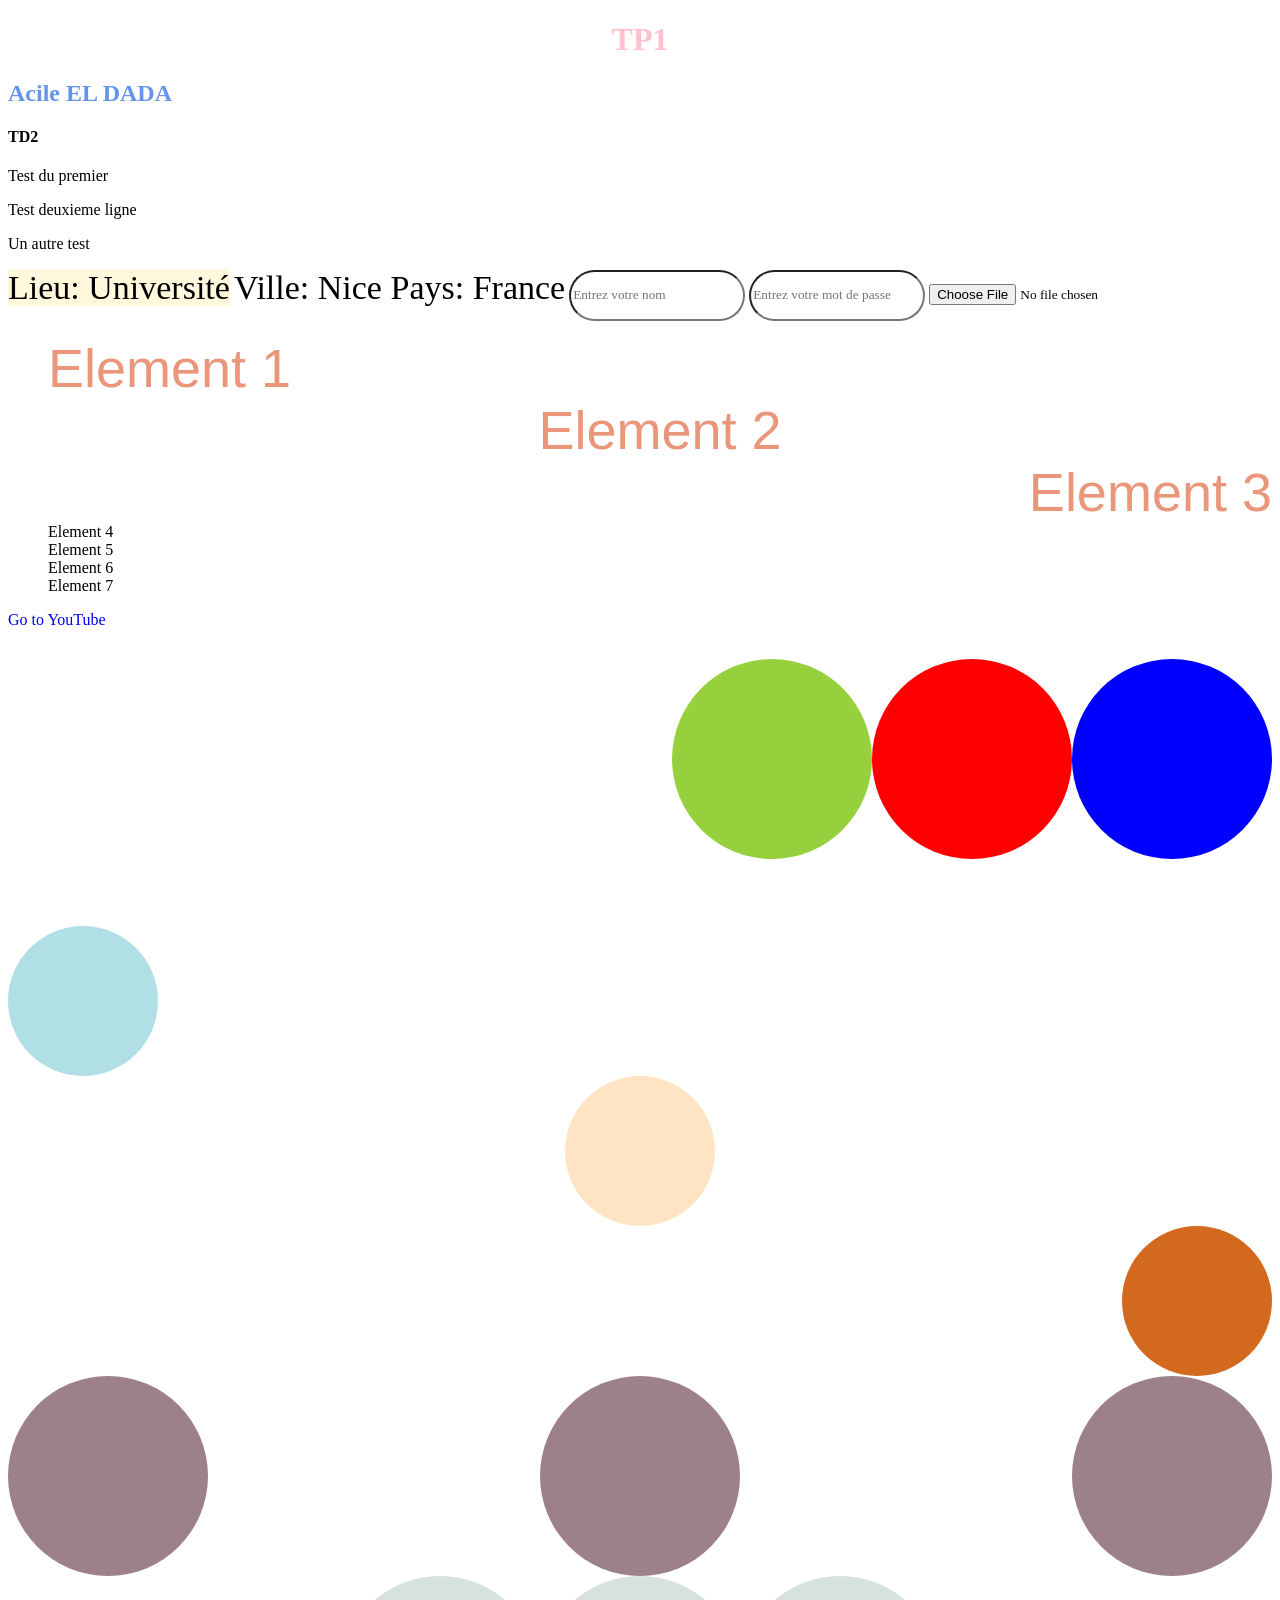
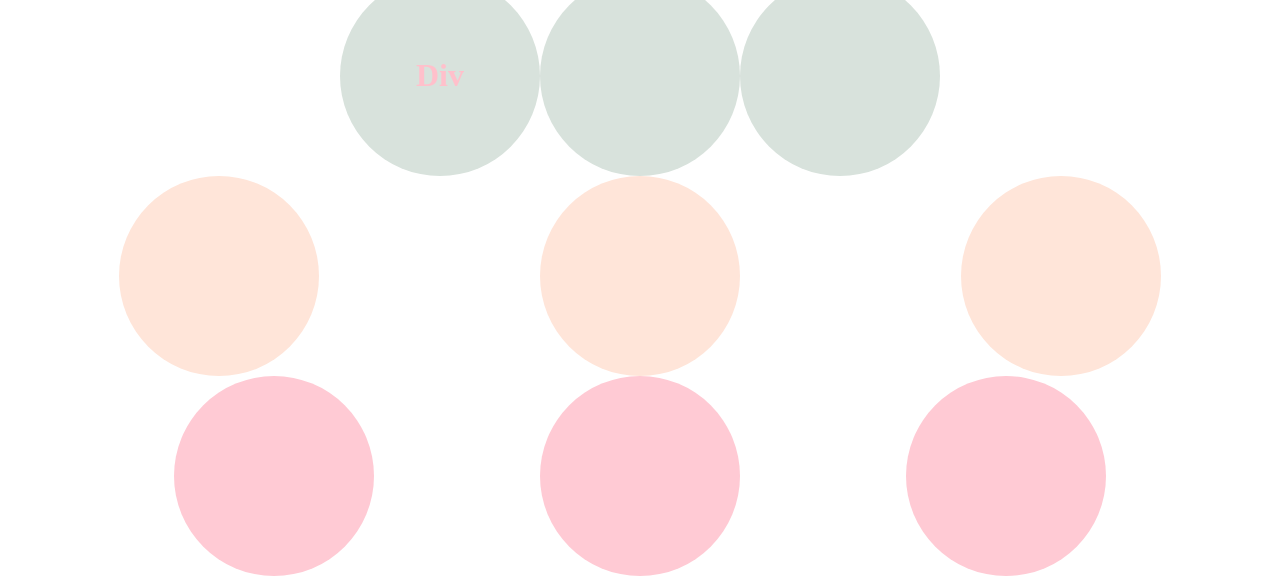
<file: index.html>
<!DOCTYPE html>
<html lang="en">
<head>
    <meta charset="UTF-8">
    <meta name="viewport" content="width=device-width, initial-scale=1.0">
    <title>TP1 - Web </title>
    <link href="./index.css" rel="stylesheet">

</head>
<body>
    <h1>TP1</h1>
    <h2>Acile EL DADA</h2>
    <h4>TD2</h4>

    <p class="first">Test du premier</p>
    <p class="second">Test deuxieme ligne</p>
    <p class="third">Un autre test </p>

    <span class="sp1">Lieu: Université</span>
    <span class="sp2">Ville: Nice </span>
    <span class="sp3">Pays: France</span>

    <input class="input1" placeholder="Entrez votre nom" type="text" name="" id="prenom">
    <input class="input2"  placeholder="Entrez votre mot de passe" type="password" name="" id="">
    <input class="input3" placeholder="Sélectionnez" type="file">


    <ul>
        <li class="li1">Element 1</li>
        <li class="li2">Element 2</li>
        <li class="li3">Element 3</li>
        <li class="li4">Element 4</li>
        <li class="li5">Element 5</li>
        <li class="li6">Element 6</li>
        <li class="li7">Element 7</li>
    </ul>

    <a href="https://www.youtube.com"/>Go to YouTube</a>

    <div class="parent">
        <div class="div1"></div>
        <div class="div2"></div>
        <div class="div3"></div>

    </div>


<!-- DISPOSITION HORIZONTALE ET VERTICALE -->

<div class="divparent2">
    <div class="div21"></div>
    <div class="div22"></div>
    <div class="div23"></div>
</div>

<div class="divspacebtw">
    <div></div>
    <div></div>
    <div></div>

</div>

<div class="divcenter">
    <div class="h1item"> 
        <h1>Div</h1>
    </div>

    <div></div>
    <div></div>


</div>

<div class="spacearound">
    <div></div>
    <div></div>
    <div></div>


</div>


<div class="spaceevenly">
    <div></div>
    <div></div>
    <div></div>


</div>

</body>
</html>
</file>
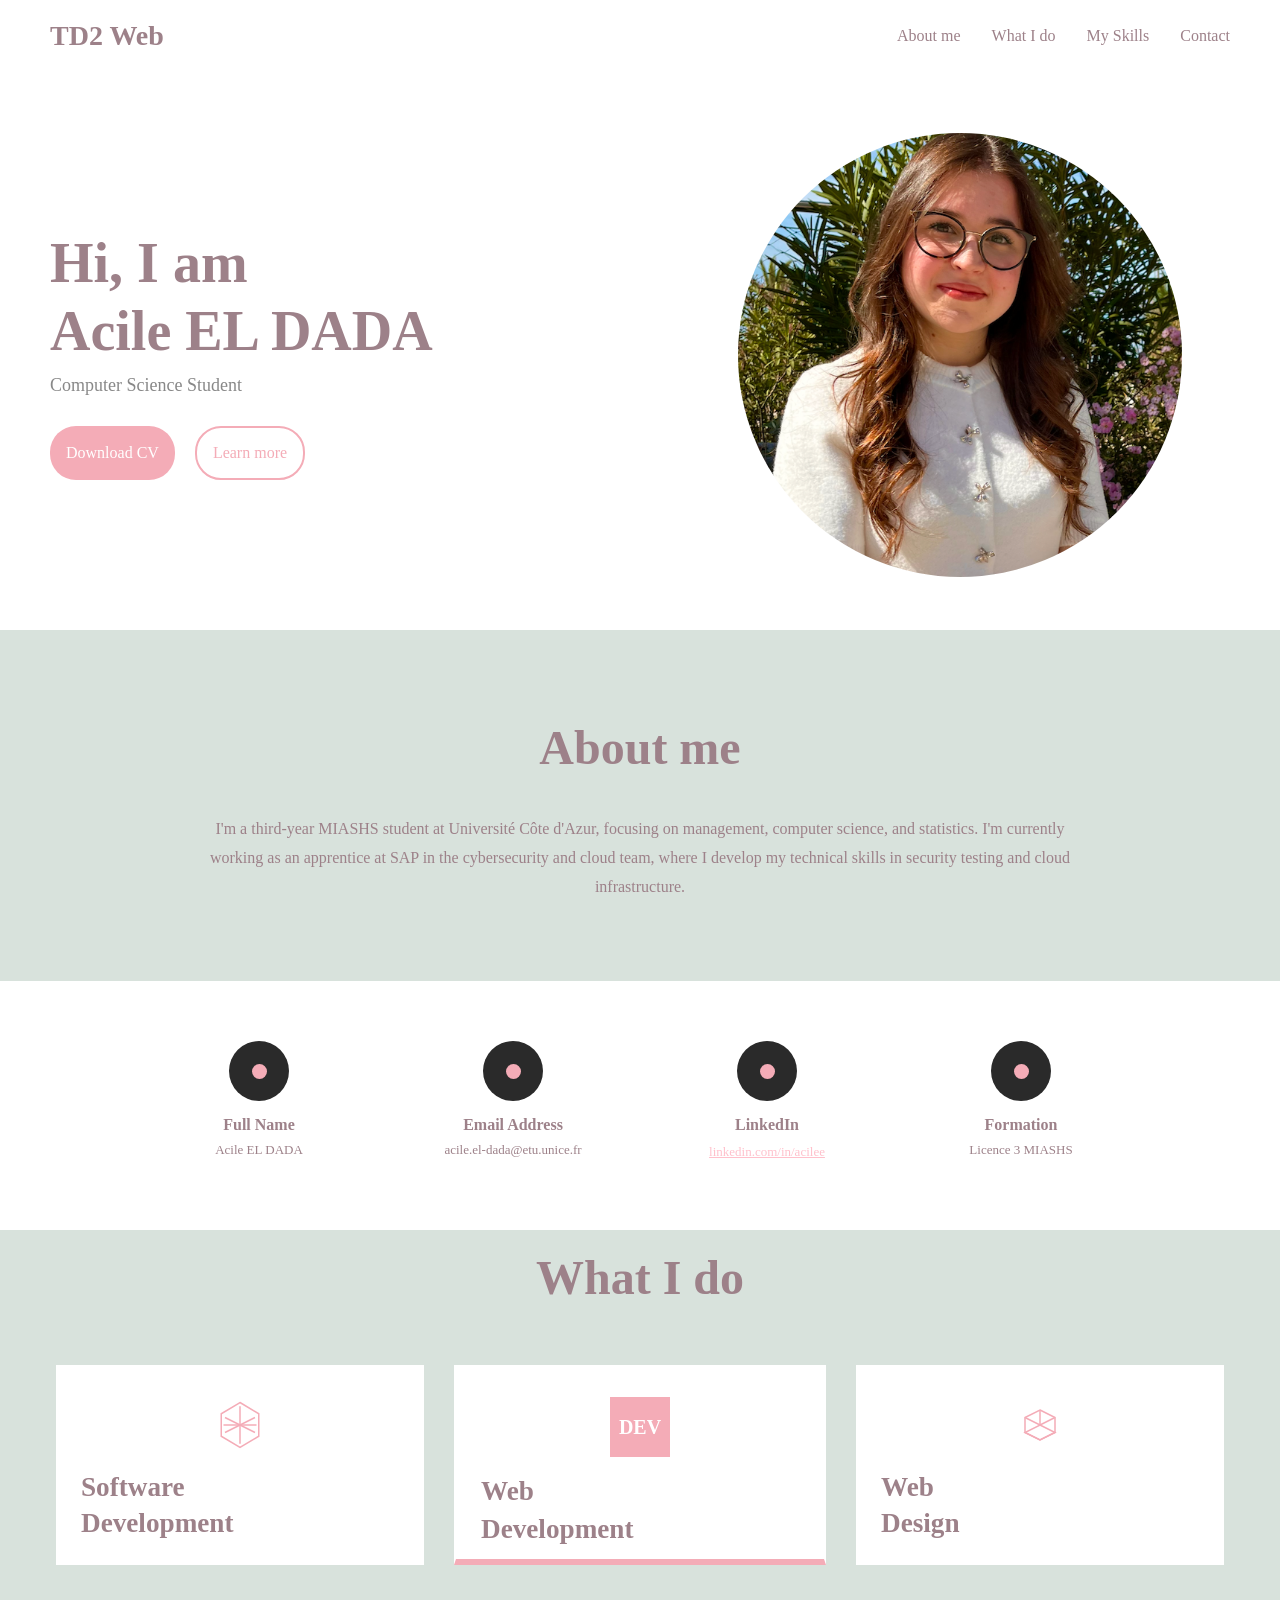
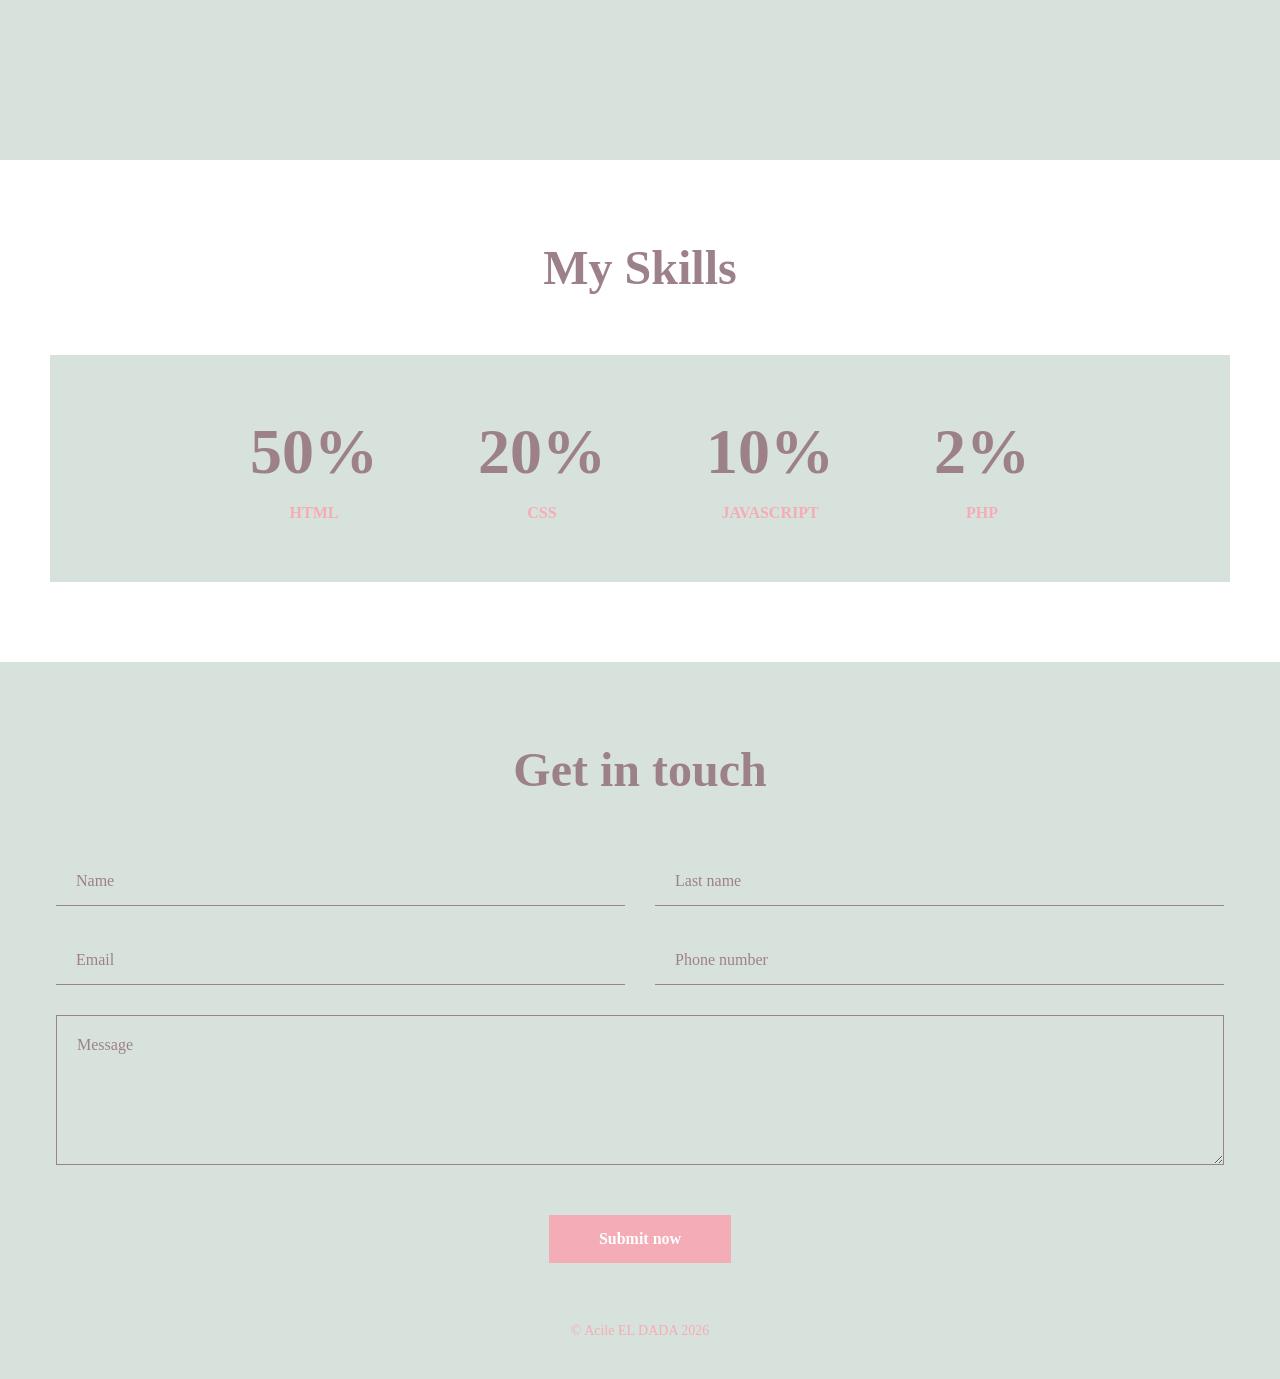
<file: TD2/index.html>
<!DOCTYPE html>
<html lang="en">
<head>
    <meta charset="UTF-8">
    <meta name="viewport" content="width=device-width, initial-scale=1.0">
    <link rel="stylesheet" href="./index.css">
    <link rel="preconnect" href="https://fonts.googleapis.com">
    <title>TD2 Web</title>
</head>
<body>


    <div class="toggle" id="toggle">
        <div class="rectangle"></div>
        <div class="rectangle"></div>
        <div class="rectangle"></div>
    </div>

    <div class="navbar">

        <div class="navbargauche">

            <h1>TD2 Web</h1>

    </div>


    <div class="navbardroite">

        <a href="#about">About me</a>
        <a href="#whatido">What I do</a>
        <a href="#skills">My Skills</a>
        <a href="#contact">Contact</a>

    </div>

</div>

    <div class="section1" id="home">
        <h1>Hi, I am <br> Acile EL DADA</h1>
        <p class="soustitre">Computer Science Student</p>


        <div class="btns">
            <button>Download CV</button>
            <button>Learn more</button>
        </div>
 </div>

 <div class="section2">

    <img src="./assets/images/profilepic.png" alt="Profile pic">
 </div>

   

 <div class="about-section" id="about">

    <h2>About me</h2>
    <p>I'm a third-year MIASHS student at Université Côte d'Azur, focusing on management, computer science, and statistics. I'm currently working as an apprentice at SAP in the cybersecurity and cloud team, where I develop my technical skills in security testing and cloud infrastructure.</p>
    
</div>
    <div class="infos">

        <div class="infosDiv">
            <div class="infosCircle"></div>
                <h3>Full Name</h3>
                <p>Acile EL DADA</p>

        </div>

        <div class="infosDiv">
            <div class="infosCircle"></div>
            <h3>Email Address</h3>
            <p>acile.el-dada@etu.unice.fr</p>
        </div>


        <div class="infosDiv">
            <div class="infosCircle"></div>
            <h3>LinkedIn</h3>
            <a href="https://www.linkedin.com/in/acilee" style="text-decoration: underline; color: pink;" target="_blank">linkedin.com/in/acilee</a>
        </div>

        <div class="infosDiv">
            <div class="infosCircle"></div>

            <h3>Formation</h3>
            <p>Licence 3 MIASHS</p>
        </div>
</div>


<div class="WhatIDo" id="whatido">
    <h2>What I do</h2>

    <div class="Cards">
        <div class="Card">
            <div class="CardIcon">

                <svg width="80" height="80" viewBox="0 0 80 80" fill="none">
                    <polygon points="40,10 65,25 65,55 40,70 15,55 15,25" stroke="#f4acb7" stroke-width="2" fill="none"/>
                    <line x1="20" y1="30" x2="60" y2="50" stroke="#f4acb7" stroke-width="2"/>
                    <line x1="60" y1="30" x2="20" y2="50" stroke="#f4acb7" stroke-width="2"/>
                    <line x1="40" y1="15" x2="40" y2="65" stroke="#f4acb7" stroke-width="2"/>
                    <line x1="18" y1="40" x2="62" y2="40" stroke="#f4acb7" stroke-width="2"/>
                </svg>

            </div>

            <h3>Software<br>Development</h3>
        </div>


        <div class="CardDev">
            <div class="CardIconDev">
                <span>DEV</span>
            </div>
            <h3>Web<br>Development</h3>
        </div>


        <div class="Card">
            <div class="CardIcon">

                <svg width="80" height="80" viewBox="0 0 80 80" fill="none">
                    <polygon points="40,20 60,30 60,50 40,60 20,50 20,30" stroke="#f4acb7" stroke-width="2" fill="none"/>
                    <line x1="40" y1="20" x2="40" y2="40" stroke="#f4acb7" stroke-width="2"/>
                    <line x1="20" y1="30" x2="40" y2="40" stroke="#f4acb7" stroke-width="2"/>
                    <line x1="60" y1="30" x2="40" y2="40" stroke="#f4acb7" stroke-width="2"/>
                    <polygon points="40,40 60,50 40,60 20,50" stroke="#f4acb7" stroke-width="2" fill="none"/>
                </svg>
            </div>

            <h3>Web<br>Design</h3>
        </div>
    </div>

</div>

<div class="Skills" id="skills">
    <h2>My Skills</h2>

    <div class="SkillsBox">
        <div class="Skill">
            <div class="SkillPercent">50%</div>
            <div class="SkillName">HTML</div>
        </div>


        <div class="Skill">
            <div class="SkillPercent">20%</div>
            <div class="SkillName">CSS</div>
        </div>


        <div class="Skill">
            <div class="SkillPercent">10%</div>
            <div class="SkillName">JAVASCRIPT</div>
        </div>


        <div class="Skill">
            <div class="SkillPercent">2%</div>
            <div class="SkillName">PHP</div>
        </div>

    </div>

</div>

<div class="Contact" id="contact">
    <h2>Get in touch</h2>


    <form class="Form">

        <div class="FormRow">

            <input type="text" placeholder="Name" class="Input">
            <input type="text" placeholder="Last name" class="Input">
       
     </div>


        <div class="FormRow">
            <input type="email" placeholder="Email" class="Input">
            <input type="tel" placeholder="Phone number" class="Input">
        </div>


        <textarea placeholder="Message" class="Textarea"></textarea>
        <button type="submit" class="BtnSubmit">Submit now</button>
    </form>

  
    <p class="Footer"></p>

</div>

 </div>

    

 <script src="./index.js"></script>

</body>
</html>
</file>
<file: index.css>
*{
    font-family: "Montserrat";
}

h1 {
    color:pink;
    text-align: center;
}

h2{
    font-weight: bold;
    color:cornflowerblue;
}

span{
    font-size: 34px;
}

.sp1 {
    background-color: cornsilk;
}

a{
    text-decoration: none;
}

.input1, .input2{
    border-radius: 43px;
    height: 45px;
}

li{
    list-style: none;
}


.li1, .li2, .li3{
    font-size: 54px;
    font-family: 'Lucida Sans', 'Lucida Sans Regular', 'Lucida Grande', 'Lucida Sans Unicode', Geneva, Verdana, sans-serif;
    color:darksalmon;
}


.li1{
    text-align: start;
}

.li2{
    text-align: center;
}

.li3{
    text-align: end;
}

.div1{
    height: 200px;
    width: 200px;
    background-color: blue;
    border-radius: 50%;

}

.div2{
    height: 200px;
    width: 200px;
    background-color: red;
    border-radius: 50%;
    
}

.div3{
    height: 200px;
    width: 200px;
    background-color: rgba(131, 201, 26, 0.847);
    border-radius: 50%;
    
}

.parent {
    display: flex;
    margin-top: 30px;
    flex-direction: row-reverse;
    
}

.divparent2{
    display: flex;
    margin-top: 67px;
    flex-direction: column;
    
}

.div21{
    height: 150px;
    width: 150px;
    background-color: powderblue;
    border-radius: 50%;
    align-self: flex-start;
}

.div22{
    height: 150px;
    width: 150px;
    background-color:bisque;
    border-radius: 50%;
    align-self: center;
    
    
}


.div23{
    height: 150px;
    width: 150px;
    background-color:chocolate;
    border-radius: 50%;
    align-self: flex-end;
}

/* */

.divspacebtw div {
    height: 200px;
    width: 200px;
    border-radius: 50%;
    background-color: #9d8189;
}

.divspacebtw{
    display: flex;
    justify-content: space-between;
}

/* */

.divcenter div{
    height: 200px;
    width: 200px;
    border-radius: 50%;
    background-color: #d8e2dc;
}

.h1item {
    display: flex;
    justify-content: center;
    align-items: center;
}

.divcenter{
    display: flex;
    justify-content: center;
}

/* */

.spacearound div{
    height: 200px;
    width: 200px;
    border-radius: 50%;
    background-color: #ffe5d9;
}

.spacearound{
    display: flex;
    justify-content: space-around;
}

/* */

.spaceevenly div{
    height: 200px;
    width: 200px;
    border-radius: 50%;
    background-color: #ffcad4;
}

.spaceevenly{
    display: flex;
    justify-content: space-evenly;
}
</file>
<file: TD2/index.css>
* {
    font-family: "Montserrat";
    margin: 0;
    padding: 0;
    box-sizing: border-box;
}


html{
    scroll-behavior: smooth;
}

body{
    grid-template-columns: 1fr 1fr;
    grid-template-rows: auto 1fr;
    background-color: #ffffff;
    color: #9d8189;
    display: grid;
    padding-top: 80px;
}


.navbar{
    grid-column: 1/3;
    display: flex;
    justify-content: space-between;
    align-items: center;
    padding: 20px 50px;

    position: fixed;        
    top: 0;                 
    left: 0;                
    width: 100%;            
    z-index: 1000;          
    background-color: #ffffff;  
    
    transition: transform 0.45s cubic-bezier(0.22, 1, 0.36, 1); 
    will-change: transform;  

}

.navbar.hidden {
    transform: translateY(-110%);
}

.navbargauche h1 {
    font-size: 28px;
    color: #9d8189;
}

.navbardroite {
    display: flex;
    gap: 31px;
}

.navbardroite a{
    cursor: pointer;
    color: #9d8189;

    text-decoration: none;
    transition: color 0.3s;
}

.navbardroite a:hover{
    color: #f4acb7;
}

.section1{
    padding: 100px 50px;
    display: flex;
    flex-direction: column;
    justify-content: center;
}

.section1 h1 {

    font-size: 3.5rem;
    font-weight: 700;
    line-height: 1.2;

    text-align: left;
    margin-bottom: 10px;
    color: #9d8189;
}

.soustitre {
    color: #888;
    font-size: 18px;
    margin-bottom: 30px;
}


.btns {
    display: flex;
    gap: 20px;
}


.btns button {
    padding: 10px 20px;
    background-color: #f4acb7;
    border: none;
    color: white;
    cursor: pointer;
    font-size: 16px;
    transition: all 0.3s;
}

.btns button:first-child{
    background-color: #f4acb7;
    border-radius: 26px;
    padding: 16px;
}

.btns button:first-child:hover{
    background-color: #ffcad4;
   
}

.btns button:last-child{
    background-color: transparent;
    border: 2px solid #f4acb7;
    color: #f4acb7;
    border-radius: 26px;
    padding: 16px;
}

.btns button:last-child:hover{
    background-color: #d8e2dc;
}


.section2 {

    display: flex;
    justify-content: center;

    align-items: center;
    position: relative;

    padding: 50px;
}

.section2 img {

    width: 450px;
    height: 450px;

    border: 3px solid white;
    border-radius: 50%;

    object-fit: cover;
}

.section2 img {
    transition: transform 0.3s;
}

.section2 img:hover {
    transform: scale(1.05);
}

.section1, .section2 {
    background-attachment: fixed;
}

.about-section {

    grid-column: 1/3;
    text-align: center;

    padding: 80px 200px;
    background-color: #d8e2dc;

}

.about-section h2 {

    font-size: 3rem;
    margin-bottom: 30px;
    display: inline-block;

    padding: 10px 30px;
    color: #9d8189;

}

.about-section p {

    color: #9d8189;
    font-size: 16px;
    line-height: 1.8;

    max-width: 1000px;
    margin: 0 auto;

}

.infos { 

    grid-column: 1/3;
    display: flex;
    justify-content: center;

    gap: 80px;
    padding: 60px 50px;

    background-color: #ffffff;
}

.infosDiv {
    text-align: center;
    width: 174px;
    height: 129px;
}

.infosCircle {

    width: 60px;
    height: 60px;
    border-radius: 50%;
    background-color: #2a2a2a;
    margin: 0 auto 15px;
    display: flex;
    align-items: center;
    justify-content: center;
    position: relative;
}

.infosCircle::after{
    content: '';
    width: 15px;
    height: 15px;
    border-radius: 50%;
    background-color: #f4acb7;
}

.infosDiv h3 {
    font-size: 16px;
    margin-bottom: 8px;
    font-weight: 600;
    
}

.infosDiv p {
    font-size: 13px;
    color: #9d8189;
}

.infosDiv a {
    font-size: 13px;
    color: #888;
    text-decoration: none;
}

.infosDiv a:hover {
    color: #f4acb7;
}


.WhatIDo{

    grid-column: 1/3;
    padding: 20px 50px;
    background-color: #d8e2dc;
}

.WhatIDo h2{

    text-align: center;
    font-size: 3rem;
    margin-bottom: 60px;
    color: #9d8189;
  }

.Cards{

    display: flex;
    justify-content: center;
    gap: 30px;

    max-width: 1168px;
    height: 375px;
    margin: 0 auto;

  }


.Card{

    background-color: #ffffff;
    padding: 30px 25px;
    text-align: center;
    flex: 1;
    transition: border 0.3s;
    max-height: 200px;
 }

.Card:hover {
    border-bottom: 6px solid #f4acb7;
}

.CardIcon{

    width: 60px;  
    height: 60px;  
    margin: 0 auto 15px;  
    display: flex;
    align-items: center;

    justify-content: center;
    font-size: 20px;  
    font-weight: bold;
 }


.Card h3 {

    font-size: 1.7rem;
    line-height: 1.3;
    color: #9d8189;
    text-align: left;
    
}

.CardDev{
    background-color: #ffffff;

    padding: 30px 25px;
    text-align: center;
    flex: 1;

    border: 2px solid transparent;
    transition: border 0.3s;
    text-align: left;
    max-height: 200px;
    border-bottom: 6px solid #f4acb7;


}

.CardDev:hover {
    border-bottom: 6px solid #f4acb7;

}

.CardIconDev{

    width: 60px;
    height: 60px;
    margin: 0 auto 15px;
    display: flex;

    align-items: center;
    justify-content: center;
    font-size: 20px;


    font-weight: bold;
    background-color: #f4acb7;
    color: white;

}

.CardDev h3{

    font-size: 1.7rem;
    line-height: 1.4;
    color: #9d8189;
}


.Skills {
    grid-column: 1/3;
    padding: 80px 50px;

    background-color: #ffffff;
}


.Skills h2 {
    text-align: center;
    font-size: 3rem;

    margin-bottom: 60px;
    color: #9d8189;
}

.SkillsBox {
    display: flex;
    justify-content: center;
    gap: 100px;
    max-width: 1200px;

    margin: 0 auto;
    padding: 60px;
    background-color: #d8e2dc;

}

.Skill {
    text-align: center;
}


.SkillPercent {
    font-size: 4rem;
    font-weight: 700;

    color: #9d8189;
    margin-bottom: 15px;
}

.SkillName {
    font-size: 1rem;
    color: #f4acb7;

    font-weight: 600;
}


.Contact {
    grid-column: 1/3;

    padding: 80px 50px 40px;
    background-color: #d8e2dc;
    text-align: center;
}

.Contact h2 {
    text-align: center;
    font-size: 3rem;
    margin-bottom: 60px;

    color: #9d8189;
}

.Form{
    max-width: 1168px;
    margin: 0 auto;
    display: flex;
    flex-direction: column;
    gap: 30px;
}


.FormRow {
    display: flex;
    gap: 30px;
}

.Input {
    flex: 1;
    padding: 15px 20px;

    background-color: transparent;
    border: none;
    border-bottom: 1px solid #9d8189;

    color: #9d8189;
    font-size: 16px;
    font-family: "Montserrat";
    outline: none;
}

.Input::placeholder {
    color: #9d8189;
}

.Input:focus {
    border-bottom: 1px solid #f4acb7;
}

.Textarea{
    padding: 20px;

    background-color: transparent;
    border: 1px solid #9d8189;
    color: #9d8189;
    font-size: 16px;

    font-family: "Montserrat";
    min-height: 150px;

    resize: vertical;
    outline: none;

 }

.Textarea::placeholder {
    color: #9d8189;
}

.Textarea:focus{
    border: 1px solid #f4acb7;
}

.BtnSubmit {

    padding: 15px 50px;

    background-color: #f4acb7;
    border: none;
    color: white;
    font-size: 16px;

    font-weight: 600;
    cursor: pointer;

    align-self: center;
    transition: background-color 0.3s;
    margin-top: 20px;
    
}

.BtnSubmit:hover {
    background-color: #f4acb7;
}

.Footer {
    margin-top: 60px;
    color: #f4acb7;
    font-size: 14px;
}

.toggle {
    display: none;
    flex-direction: column;
    gap: 6px;
    z-index: 1000;
    cursor: pointer;
}

.rectangle {
    width: 30px;
    height: 3px;
    background-color: #f4acb7;
    transition: all 0.3s;

}

.toggle-active .rectangle:nth-child(1) {
    transform: rotate(45deg) translateY(9px);
}

.toggle-active .rectangle:nth-child(2) {
    opacity: 0;
}


.toggle-active .rectangle:nth-child(3) {
    transform: rotate(-45deg) translateY(-9px);
}


/* responsive */ 

@media screen and (max-width: 768px) {

    .toggle {
        display: flex;
    }

    body {
        grid-template-columns: 1fr;
        grid-template-rows: auto;
    }

   
    .navbar {
        flex-direction: row;
        justify-content: space-between;
        align-items: center;

        padding: 15px 20px;
        position: fixed;
    }

    .navbargauche h1 {
        font-size: 24px;
    }

    .navbardroite {
        display: none;
        position: fixed;
        top: 0;                   
        left: 0;
        right: 0;
        bottom: 0;                 
        width: 100vw;             

        height: 100vh;            
        background-color: #ffffff;
        flex-direction: column;
        justify-content: center;   
        align-items: center;      

        padding: 30px;
        box-shadow: 0 4px 10px rgba(157, 129, 137, 0.2);
        z-index: 999;
        gap: 40px; 
    }

    .navbardroite a {
        padding: 15px 0;           
        border-bottom: 1px solid #d8e2dc ;    

        text-align: center;
        font-size: 1.5rem;  
        display: block;       
    }

    .navbardroite.active {
        display: flex;
    }

    .navbardroite a {
        padding: 15px 0;
        border-bottom: 1px solid #d8e2dc;
        text-align: center;
    }

    .navbardroite a:last-child{
        border-bottom: none;
    }


    .section1 {
        grid-column: 1;
        padding: 50px 20px;
        text-align: center;
    }

    .section1 h1 {
        font-size: 2rem;
        text-align: center;
    }

    .section2{
        grid-column: 1;
        padding: 30px 20px;
    }

    .section2 img {
        width: 200px;
        height: 200px;
    }

    .tag {

        top: 35%;
        left: 10%;
        font-size: 0.8rem;
    }

    .btns {

        flex-direction: column;
        width: 100%;
    }

    .btns button{
        width: 100%;
    }


    .about-section {
        padding: 50px 20px;
    }

    .about-section h2{
        font-size: 2rem;

        padding: 8px 20px;
    }

    .about-section p {
        font-size: 14px;
    }

    .infos{
        display: flex;
        flex-direction: row;
        flex-wrap: wrap;
        gap: 30px;
        padding: 40px 20px;
        justify-content: space-between;
    }

    .infosDiv {
        width: 45%;
        height: auto;
    }

    .WhatIDo{
        grid-column: 1/3;
        padding: 0px 50px 60px;
        background-color: #d8e2dc;
    }

    .WhatIDo h2 {
        grid-column: 1/3;
        padding: 80px 50px 2px;
        background-color: #d8e2dc;
    }

    .Cards {
        flex-direction: column;
        height: auto;
        gap: 20px;
        max-width: 100%;
    }

    .Card, .CardDev {
        width: 100%;
        max-height: none;
    }

    .Skills {
        padding: 50px 20px;
    }

    .Skills h2 {
        font-size: 2rem;
    }


    .SkillsBox{
        flex-direction: column;

        gap: 40px;
        padding: 40px 20px;
    }

    .SkillPercent {
        font-size: 3rem;
    }


    .Contact {
        padding: 50px 20px;
    }

    .Contact h2 {
        font-size: 2rem;
    }

    .Form {
        width: 100%;
        padding: 0 10px;
    }

    .FormRow {
        flex-direction: column;
        gap: 20px;
    }

    .Input, .Textarea {
        width: 100%;
    }

    .BtnSubmit {
        width: 100%;
        padding: 15px 30px;
    }

    .Footer {
        font-size: 12px;
    }
}
</file>
